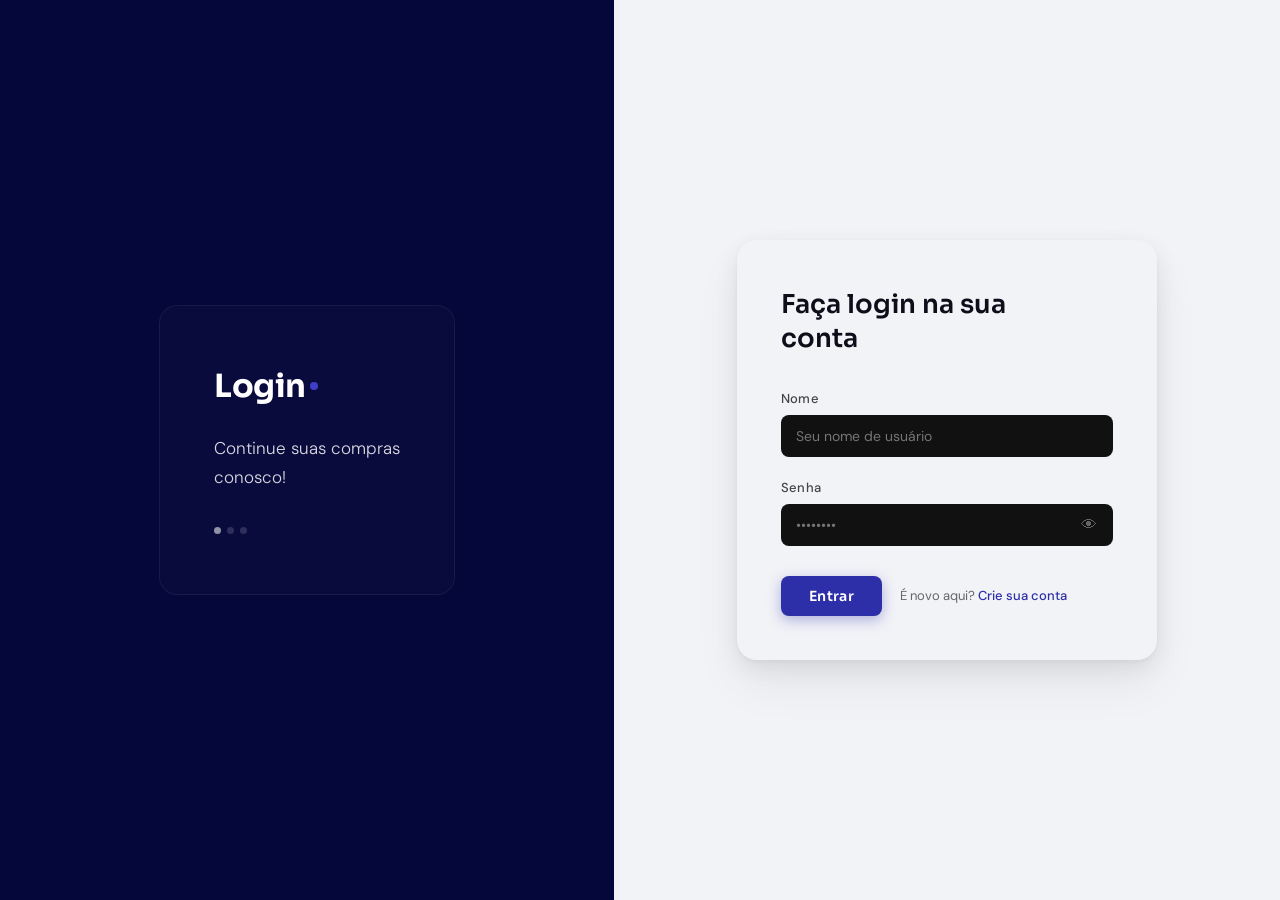
<file: index.html>
<!DOCTYPE html>
<html lang="pt-BR">
<head>
  <meta charset="UTF-8" />
  <meta name="viewport" content="width=device-width, initial-scale=1.0"/>
  <title>Login</title>
  <link href="https://fonts.googleapis.com/css2?family=Sora:wght@300;400;600;700&family=DM+Sans:wght@300;400;500&display=swap" rel="stylesheet"/>
  <link rel="stylesheet" href="style.css"/>
</head>
<body>

  <section class="esquerda">
    <div class="conteudo-esquerda">
      <div class="marca">Login<span></span></div>
      <p class="slogan">Continue suas compras<br>conosco!</p>
      <div class="pontos">
        <i></i><i></i><i></i>
      </div>
    </div>
  </section>

  <section class="direita">
    <div class="cartao">
      <h1 class="titulo-cartao">Faça login na sua<br>conta</h1>

      <div class="grupo-campo">
        <label for="nome">Nome</label>
        <div class="campo-input">
          <input type="text" id="nome" placeholder="Seu nome de usuário"/>
        </div>
      </div>

      <div class="grupo-campo">
        <label for="senha">Senha</label>
        <div class="campo-input">
          <input type="password" id="senha" placeholder="••••••••"/>
          <button class="botao-olho" type="button" onclick="toggleSenha(this)">👁</button>
        </div>
      </div>

      <div class="rodape-formulario">
        <a href="inicio.html" class="botao-login">Entrar</a>
        <p class="link-cadastro">É novo aqui? <a href="cadastro.html">Crie sua conta</a></p>
      </div>
    </div>
  </section>

  <script>
  function toggleSenha(btn) {
    var input = btn.parentElement.querySelector('input');
    if (input.type === 'password') {
      input.type = 'text';
    } else {
      input.type = 'password';
    }
  }
  </script>
</body>
</html>
</file>
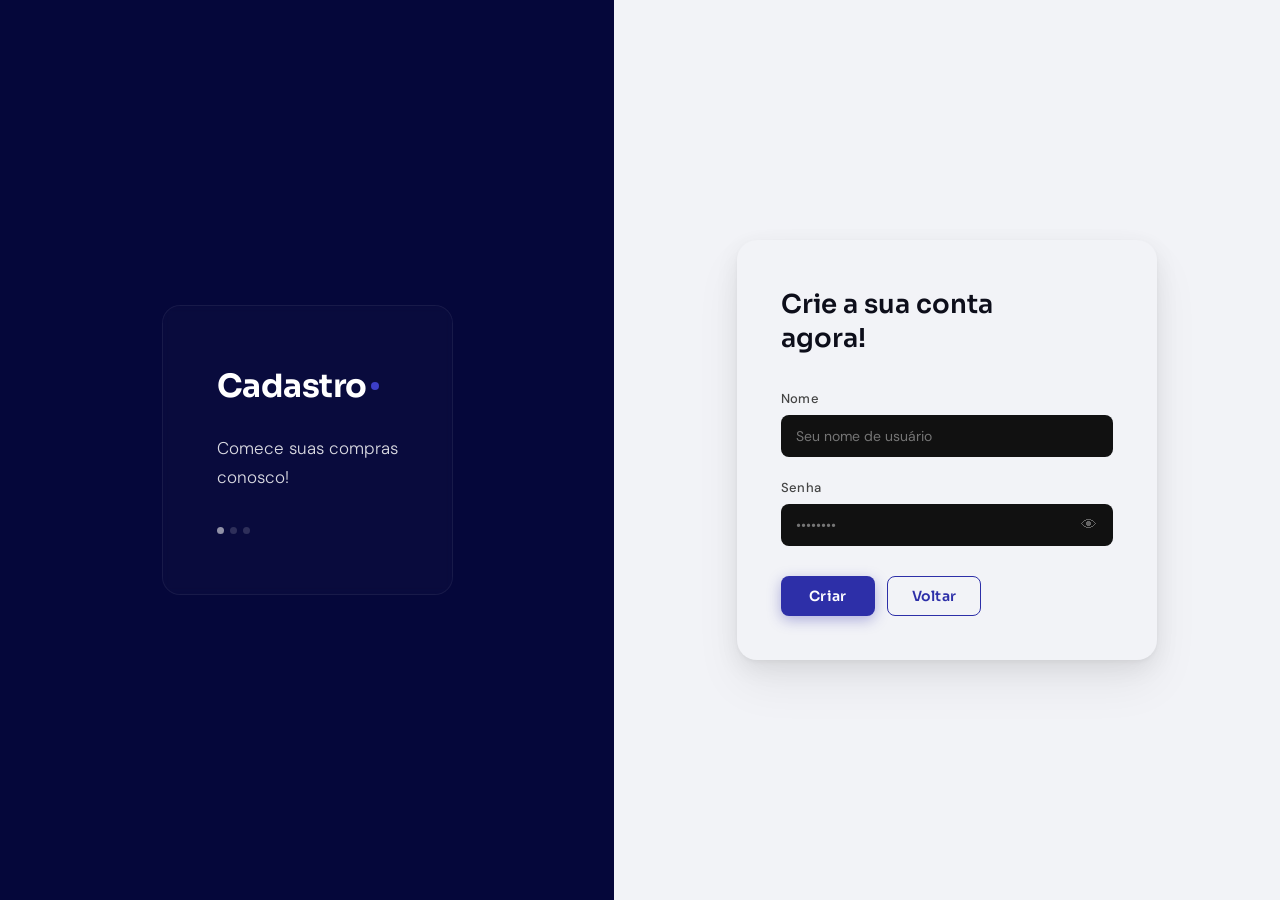
<file: cadastro.html>
<!DOCTYPE html>
<html lang="pt-BR">
<head>
  <meta charset="UTF-8" />
  <meta name="viewport" content="width=device-width, initial-scale=1.0"/>
  <title>Cadastro</title>
  <link href="https://fonts.googleapis.com/css2?family=Sora:wght@300;400;600;700&family=DM+Sans:wght@300;400;500&display=swap" rel="stylesheet"/>
  <link rel="stylesheet" href="cadastro.css"/>
</head>
<body>

  <section class="esquerda">
    <div class="conteudo-esquerda">
      <div class="marca">Cadastro<span></span></div>
      <p class="slogan">Comece suas compras<br>conosco!</p>
      <div class="pontos">
        <i></i><i></i><i></i>
      </div>
    </div>
  </section>

  <section class="direita">
    <div class="cartao">
      <h1 class="titulo-cartao">Crie a sua conta<br>agora!</h1>

      <div class="grupo-campo">
        <label for="nome">Nome</label>
        <div class="campo-input">
          <input type="text" id="nome" placeholder="Seu nome de usuário"/>
        </div>
      </div>

      <div class="grupo-campo">
        <label for="senha">Senha</label>
        <div class="campo-input">
          <input type="password" id="senha" placeholder="••••••••"/>
          <button class="botao-olho" type="button" onclick="toggleSenha(this)">👁</button>
        </div>
      </div>

      <div class="rodape-formulario">
        <button class="botao-criar" type="button">Criar</button>
        <a href="index.html" class="botao-voltar">Voltar</a>
      </div>
    </div>
  </section>

  <script>
  function toggleSenha(btn) {
    var input = btn.parentElement.querySelector('input');
    if (input.type === 'password') {
      input.type = 'text';
    } else {
      input.type = 'password';
    }
  }
  </script>
</body>
</html>
</file>
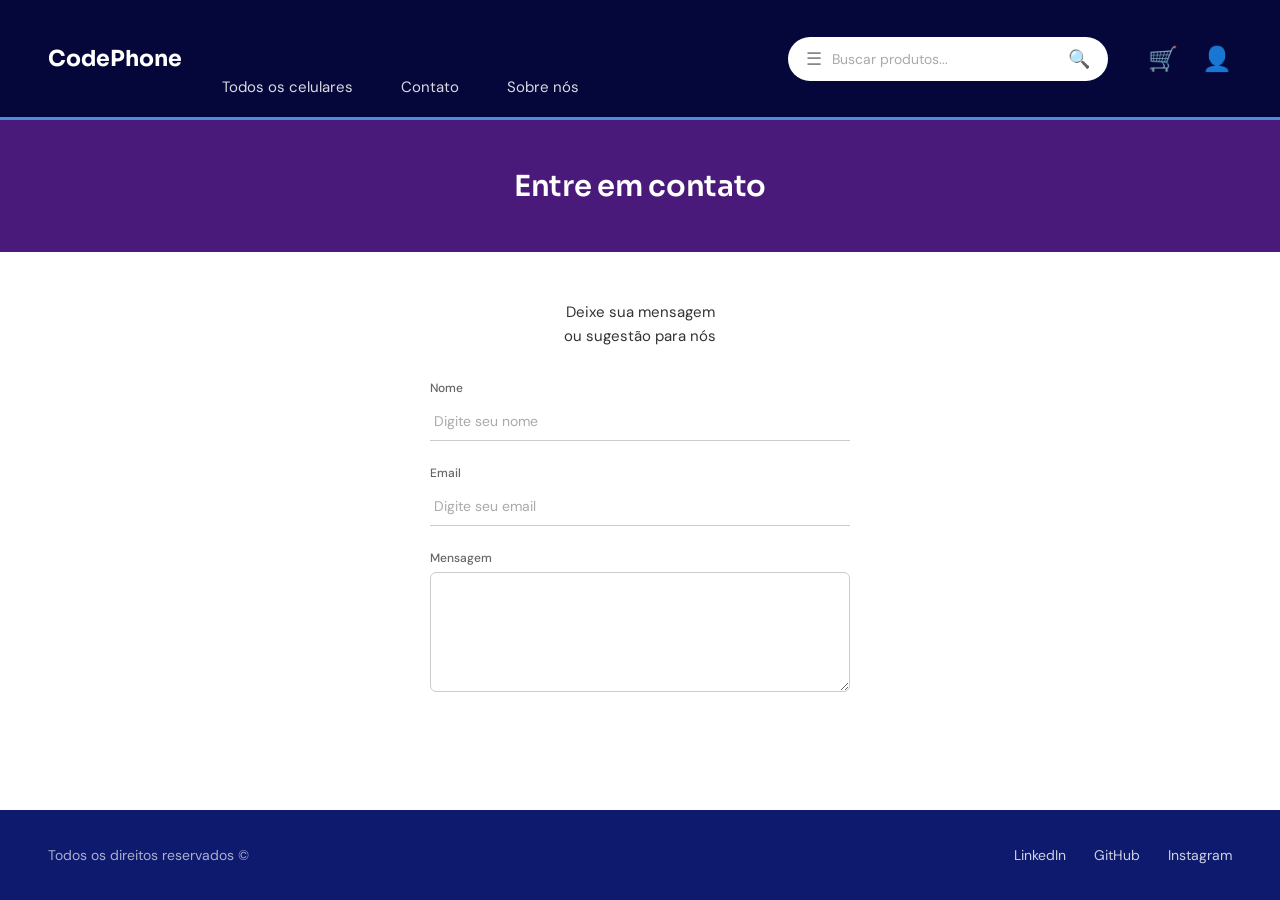
<file: paginaContato.html>
<!DOCTYPE html>
<html lang="pt-BR">
<head>
  <meta charset="UTF-8" />
  <meta name="viewport" content="width=device-width, initial-scale=1.0"/>
  <title>CodePhone - Contato</title>
  <link href="https://fonts.googleapis.com/css2?family=Sora:wght@300;400;600;700;800&family=DM+Sans:wght@300;400;500&display=swap" rel="stylesheet"/>
  <link rel="stylesheet" href="paginaContato.css"/>
</head>
<body>

  <header class="cabecalho">
    <a href="inicio.html" class="logo">CodePhone</a>

    <nav class="menu-links">
      <a href="gradePorduto.html">Todos os celulares</a>
      <a href="paginaContato.html">Contato</a>
      <a href="sobre.html">Sobre nós</a>
    </nav>

    <a href="busca.html" class="barra-pesquisa">
      <span class="icone-menu">☰</span>
      <input type="text" placeholder="Buscar produtos..." readonly tabindex="-1"/>
      <span class="icone-busca">🔍</span>
    </a>

    <div class="icones-nav">
      <a href="carrinho.html" class="icone-carrinho">🛒</a>
      <a href="index.html" class="icone-perfil">👤</a>
    </div>
  </header>

  <section class="banner-contato">
    <h1>Entre em contato</h1>
  </section>

  <main class="secao-formulario">
    <p class="subtitulo-formulario">Deixe sua mensagem<br>ou sugestão para nós</p>

    <form class="formulario-contato">
      <div class="grupo-campo">
        <label for="nome">Nome</label>
        <input type="text" id="nome" placeholder="Digite seu nome"/>
      </div>

      <div class="grupo-campo">
        <label for="email">Email</label>
        <input type="email" id="email" placeholder="Digite seu email"/>
      </div>

      <div class="grupo-campo">
        <label for="mensagem">Mensagem</label>
        <textarea id="mensagem" rows="5"></textarea>
      </div>
    </form>
  </main>

  <footer class="rodape">
    <span class="rodape-texto">Todos os direitos reservados ©</span>
    <div class="rodape-icones">
      <a href="#">LinkedIn</a>
      <a href="#">GitHub</a>
      <a href="#">Instagram</a>
    </div>
  </footer>

</body>
</html>
</file>
<file: style.css>
* { box-sizing: border-box; margin: 0; padding: 0; }

body {
  min-height: 100vh;
  display: grid;
  grid-template-columns: 48% 52%;
  font-family: 'DM Sans', sans-serif;
  background: #f2f3f7;
  overflow: hidden;
}

.esquerda {
  background: #05073a;
  position: relative;
  display: grid;
  place-items: center;
  overflow: hidden;
}

.conteudo-esquerda {
  position: relative;
  z-index: 2;
  padding: 60px 54px;
  border: 1px solid rgba(255,255,255,0.06);
  border-radius: 18px;
  background: rgba(255,255,255,0.02);
  backdrop-filter: blur(4px);
  max-width: 340px;
  animation: fadeUp 0.7s ease both;
}

.marca {
  font-family: 'Sora', sans-serif;
  font-size: 32px;
  font-weight: 700;
  color: #fff;
  letter-spacing: -0.5px;
  margin-bottom: 28px;
}

.marca span {
  display: inline-block;
  width: 8px; height: 8px;
  background: #3d3fc8;
  border-radius: 50%;
  margin-left: 4px;
  vertical-align: middle;
  margin-bottom: 6px;
}

.slogan {
  font-family: 'DM Sans', sans-serif;
  font-size: 17px;
  font-weight: 300;
  color: rgba(255,255,255,0.85);
  line-height: 1.65;
}

.pontos {
  display: flex; gap: 6px;
  margin-top: 36px;
}

.pontos i {
  width: 7px; height: 7px;
  border-radius: 50%;
  background: rgba(255,255,255,0.15);
}

.pontos i:first-child { background: rgba(255,255,255,0.55); }

.direita {
  display: grid;
  place-items: center;
  padding: 40px 24px;
  animation: fadeUp 0.7s 0.15s ease both;
}

.cartao {
  width: 100%;
  max-width: 420px;
  background: #f2f3f7;
  border-radius: 20px;
  padding: 48px 44px 44px;
  box-shadow:
    0 2px 4px rgba(0,0,0,0.04),
    0 8px 24px rgba(0,0,0,0.07),
    0 24px 48px rgba(0,0,0,0.06);
}

.titulo-cartao {
  font-family: 'Sora', sans-serif;
  font-size: 26px;
  font-weight: 600;
  color: #0d0e1a;
  line-height: 1.3;
  margin-bottom: 34px;
}

.grupo-campo {
  margin-bottom: 22px;
}

label {
  display: block;
  font-size: 13px;
  font-weight: 500;
  color: #444;
  margin-bottom: 8px;
  letter-spacing: 0.01em;
}

.campo-input {
  position: relative;
  display: flex;
  align-items: center;
}

input[type="text"],
input[type="password"] {
  width: 100%;
  background: #111111;
  border: 1.5px solid transparent;
  border-radius: 8px;
  padding: 11px 14px;
  color: #fff;
  font-family: 'DM Sans', sans-serif;
  font-size: 14px;
  outline: none;
  transition: border-color 0.2s, box-shadow 0.2s;
}

input[type="text"]:focus,
input[type="password"]:focus {
  border-color: #2d2fa8;
  box-shadow: 0 0 0 3px rgba(45,47,168,0.14);
}

.botao-olho {
  position: absolute;
  right: 12px;
  background: none;
  border: none;
  cursor: pointer;
  color: rgba(255,255,255,0.35);
  display: flex;
  align-items: center;
  padding: 4px;
  font-size: 16px;
  transition: color 0.2s;
}

.botao-olho:hover { color: rgba(255,255,255,0.7); }

.rodape-formulario {
  display: flex;
  align-items: center;
  gap: 18px;
  margin-top: 30px;
  flex-wrap: wrap;
}

.botao-login {
  background: #2d2fa8;
  color: #fff;
  border: none;
  border-radius: 8px;
  padding: 11px 28px;
  font-family: 'Sora', sans-serif;
  font-size: 14px;
  font-weight: 600;
  cursor: pointer;
  letter-spacing: 0.02em;
  transition: background 0.2s, transform 0.15s, box-shadow 0.2s;
  box-shadow: 0 4px 14px rgba(45,47,168,0.35);
  text-decoration: none;
  display: inline-block;
}

.botao-login:hover {
  background: #3d3fc8;
  transform: translateY(-1px);
  box-shadow: 0 6px 20px rgba(45,47,168,0.45);
}

.botao-login:active { transform: translateY(0); }

.link-cadastro {
  font-size: 13px;
  color: #666;
}

.link-cadastro a {
  color: #2d2fa8;
  font-weight: 500;
  text-decoration: none;
  transition: color 0.2s;
}

.link-cadastro a:hover { color: #3d3fc8; text-decoration: underline; }

@keyframes fadeUp {
  from { opacity: 0; transform: translateY(22px); }
  to   { opacity: 1; transform: translateY(0); }
}
</file>
<file: cadastro.css>
* { box-sizing: border-box; margin: 0; padding: 0; }

body {
  min-height: 100vh;
  display: grid;
  grid-template-columns: 48% 52%;
  font-family: 'DM Sans', sans-serif;
  background: #f2f3f7;
  overflow: hidden;
}

.esquerda {
  background: #05073a;
  position: relative;
  display: grid;
  place-items: center;
  overflow: hidden;
}

.conteudo-esquerda {
  position: relative;
  z-index: 2;
  padding: 60px 54px;
  border: 1px solid rgba(255,255,255,0.06);
  border-radius: 18px;
  background: rgba(255,255,255,0.02);
  backdrop-filter: blur(4px);
  max-width: 340px;
  animation: fadeUp 0.7s ease both;
}

.marca {
  font-family: 'Sora', sans-serif;
  font-size: 32px;
  font-weight: 700;
  color: #ffffff;
  letter-spacing: -0.5px;
  margin-bottom: 28px;
}

.marca span {
  display: inline-block;
  width: 8px;
  height: 8px;
  background: #3d3fc8;
  border-radius: 50%;
  margin-left: 4px;
  vertical-align: middle;
  margin-bottom: 6px;
}

.slogan {
  font-family: 'DM Sans', sans-serif;
  font-size: 17px;
  font-weight: 300;
  color: rgba(255,255,255,0.85);
  line-height: 1.65;
}

.pontos {
  display: flex;
  gap: 6px;
  margin-top: 36px;
}

.pontos i {
  width: 7px;
  height: 7px;
  border-radius: 50%;
  background: rgba(255,255,255,0.15);
}

.pontos i:first-child {
  background: rgba(255,255,255,0.55);
}

.direita {
  display: grid;
  place-items: center;
  padding: 40px 24px;
  animation: fadeUp 0.7s 0.15s ease both;
}

.cartao {
  width: 100%;
  max-width: 420px;
  background: #f2f3f7;
  border-radius: 20px;
  padding: 48px 44px 44px;
  box-shadow:
    0 2px 4px rgba(0,0,0,0.04),
    0 8px 24px rgba(0,0,0,0.07),
    0 24px 48px rgba(0,0,0,0.06);
}

.titulo-cartao {
  font-family: 'Sora', sans-serif;
  font-size: 26px;
  font-weight: 600;
  color: #0d0e1a;
  line-height: 1.3;
  margin-bottom: 34px;
}

.grupo-campo {
  margin-bottom: 22px;
}

label {
  display: block;
  font-size: 13px;
  font-weight: 500;
  color: #444444;
  margin-bottom: 8px;
  letter-spacing: 0.01em;
}

.campo-input {
  position: relative;
  display: flex;
  align-items: center;
}

input[type="text"],
input[type="password"] {
  width: 100%;
  background: #111111;
  border: 1.5px solid transparent;
  border-radius: 8px;
  padding: 11px 14px;
  color: #ffffff;
  font-family: 'DM Sans', sans-serif;
  font-size: 14px;
  outline: none;
  transition: border-color 0.2s, box-shadow 0.2s;
}

input[type="text"]:focus,
input[type="password"]:focus {
  border-color: #2d2fa8;
  box-shadow: 0 0 0 3px rgba(45,47,168,0.14);
}

.botao-olho {
  position: absolute;
  right: 12px;
  background: none;
  border: none;
  cursor: pointer;
  color: rgba(255,255,255,0.35);
  display: flex;
  align-items: center;
  padding: 4px;
  font-size: 16px;
  transition: color 0.2s;
}

.botao-olho:hover {
  color: rgba(255,255,255,0.7);
}

.rodape-formulario {
  display: flex;
  align-items: center;
  gap: 12px;
  margin-top: 30px;
}

.botao-criar {
  background: #2d2fa8;
  color: #ffffff;
  border: none;
  border-radius: 8px;
  padding: 11px 28px;
  font-family: 'Sora', sans-serif;
  font-size: 14px;
  font-weight: 600;
  cursor: pointer;
  letter-spacing: 0.02em;
  transition: background 0.2s, transform 0.15s, box-shadow 0.2s;
  box-shadow: 0 4px 14px rgba(45,47,168,0.35);
}

.botao-criar:hover {
  background: #3d3fc8;
  transform: translateY(-1px);
  box-shadow: 0 6px 20px rgba(45,47,168,0.45);
}

.botao-criar:active {
  transform: translateY(0);
}

.botao-voltar {
  background: transparent;
  color: #2d2fa8;
  border: 1.5px solid #2d2fa8;
  border-radius: 8px;
  padding: 10px 24px;
  font-family: 'Sora', sans-serif;
  font-size: 14px;
  font-weight: 600;
  cursor: pointer;
  letter-spacing: 0.02em;
  transition: background 0.2s, color 0.2s, transform 0.15s;
  text-decoration: none;
  display: inline-block;
}

.botao-voltar:hover {
  background: #2d2fa8;
  color: #ffffff;
  transform: translateY(-1px);
}

.botao-voltar:active {
  transform: translateY(0);
}

@keyframes fadeUp {
  from { opacity: 0; transform: translateY(22px); }
  to   { opacity: 1; transform: translateY(0); }
}
</file>
<file: paginaContato.css>
* { box-sizing: border-box; margin: 0; padding: 0; }

body {
  font-family: 'DM Sans', sans-serif;
  background: #ffffff;
  color: #0d0e1a;
  min-height: 100vh;
  display: grid;
  grid-template-rows: auto auto 1fr auto;
}

.cabecalho {
  background: #05073a;
  padding: 0 48px;
  display: grid;
  grid-template-columns: auto 1fr auto auto;
  align-items: center;
  gap: 40px;
  height: 120px;
  position: relative;
  border-bottom: 3px solid #4a90d9;
}

.logo {
  font-family: 'Sora', sans-serif;
  font-size: 22px;
  font-weight: 700;
  color: #ffffff;
  text-decoration: none;
  white-space: nowrap;
}

.menu-links {
  display: flex;
  align-items: flex-end;
  gap: 48px;
  align-self: flex-end;
  padding-bottom: 20px;
}

.menu-links a {
  font-family: 'DM Sans', sans-serif;
  font-size: 15px;
  color: rgba(255,255,255,0.85);
  text-decoration: none;
  transition: color 0.2s;
  white-space: nowrap;
}

.menu-links a:hover {
  color: #ffffff;
}

.barra-pesquisa {
  display: flex;
  align-items: center;
  background: #ffffff;
  border-radius: 999px;
  padding: 10px 18px;
  gap: 10px;
  width: 320px;
  text-decoration: none;
}

.icone-menu {
  font-size: 18px;
  color: #888;
  flex-shrink: 0;
}

.icone-busca {
  font-size: 18px;
  color: #555;
  display: flex;
  align-items: center;
}

.barra-pesquisa input {
  border: none;
  outline: none;
  font-family: 'DM Sans', sans-serif;
  font-size: 14px;
  color: #333;
  width: 100%;
  background: transparent;
  pointer-events: none;
  cursor: pointer;
}

.barra-pesquisa input::placeholder {
  color: #aaa;
}

.icones-nav {
  display: flex;
  align-items: center;
  gap: 24px;
}

.icones-nav a {
  color: #ffffff;
  display: flex;
  align-items: center;
  text-decoration: none;
  transition: opacity 0.2s;
  font-size: 24px;
}

.icones-nav a:hover {
  opacity: 0.75;
}

.icone-carrinho,
.icone-perfil {
  font-size: 24px;
  text-decoration: none;
  color: white;
}

.banner-contato {
  background: #4a1a7a;
  padding: 48px 48px;
  text-align: center;
}

.banner-contato h1 {
  font-family: 'Sora', sans-serif;
  font-size: 29px;
  font-weight: 600;
  color: #ffffff;
  letter-spacing: -0.3px;
}

.secao-formulario {
  display: flex;
  flex-direction: column;
  align-items: center;
  padding: 48px 24px;
}

.subtitulo-formulario {
  font-family: 'DM Sans', sans-serif;
  font-size: 15px;
  color: #333;
  text-align: center;
  line-height: 1.6;
  margin-bottom: 32px;
}

.formulario-contato {
  width: 100%;
  max-width: 420px;
}

.grupo-campo {
  margin-bottom: 24px;
}

.grupo-campo label {
  display: block;
  font-family: 'DM Sans', sans-serif;
  font-size: 12px;
  font-weight: 500;
  color: #666;
  margin-bottom: 6px;
}

.grupo-campo input {
  width: 100%;
  border: none;
  border-bottom: 1.5px solid #ccc;
  padding: 10px 4px;
  font-family: 'DM Sans', sans-serif;
  font-size: 14px;
  color: #333;
  background: transparent;
  outline: none;
  transition: border-color 0.2s;
}

.grupo-campo input:focus {
  border-bottom-color: #05073a;
}

.grupo-campo input::placeholder {
  color: #aaa;
}

.grupo-campo textarea {
  width: 100%;
  border: 1.5px solid #ccc;
  border-radius: 6px;
  padding: 12px 14px;
  font-family: 'DM Sans', sans-serif;
  font-size: 14px;
  color: #333;
  background: transparent;
  outline: none;
  resize: vertical;
  min-height: 120px;
  transition: border-color 0.2s;
}

.grupo-campo textarea:focus {
  border-color: #05073a;
}

.rodape {
  background: #0d1a6e;
  padding: 36px 48px;
  display: grid;
  grid-template-columns: 1fr auto;
  align-items: center;
  gap: 20px;
}

.rodape-texto {
  font-family: 'DM Sans', sans-serif;
  font-size: 14px;
  color: rgba(255,255,255,0.65);
}

.rodape-icones {
  display: flex;
  gap: 28px;
  align-items: center;
}

.rodape-icones a {
  color: rgba(255,255,255,0.8);
  text-decoration: none;
  font-family: 'DM Sans', sans-serif;
  font-size: 14px;
  transition: color 0.2s;
}

.rodape-icones a:hover {
  color: #ffffff;
}
</file>
